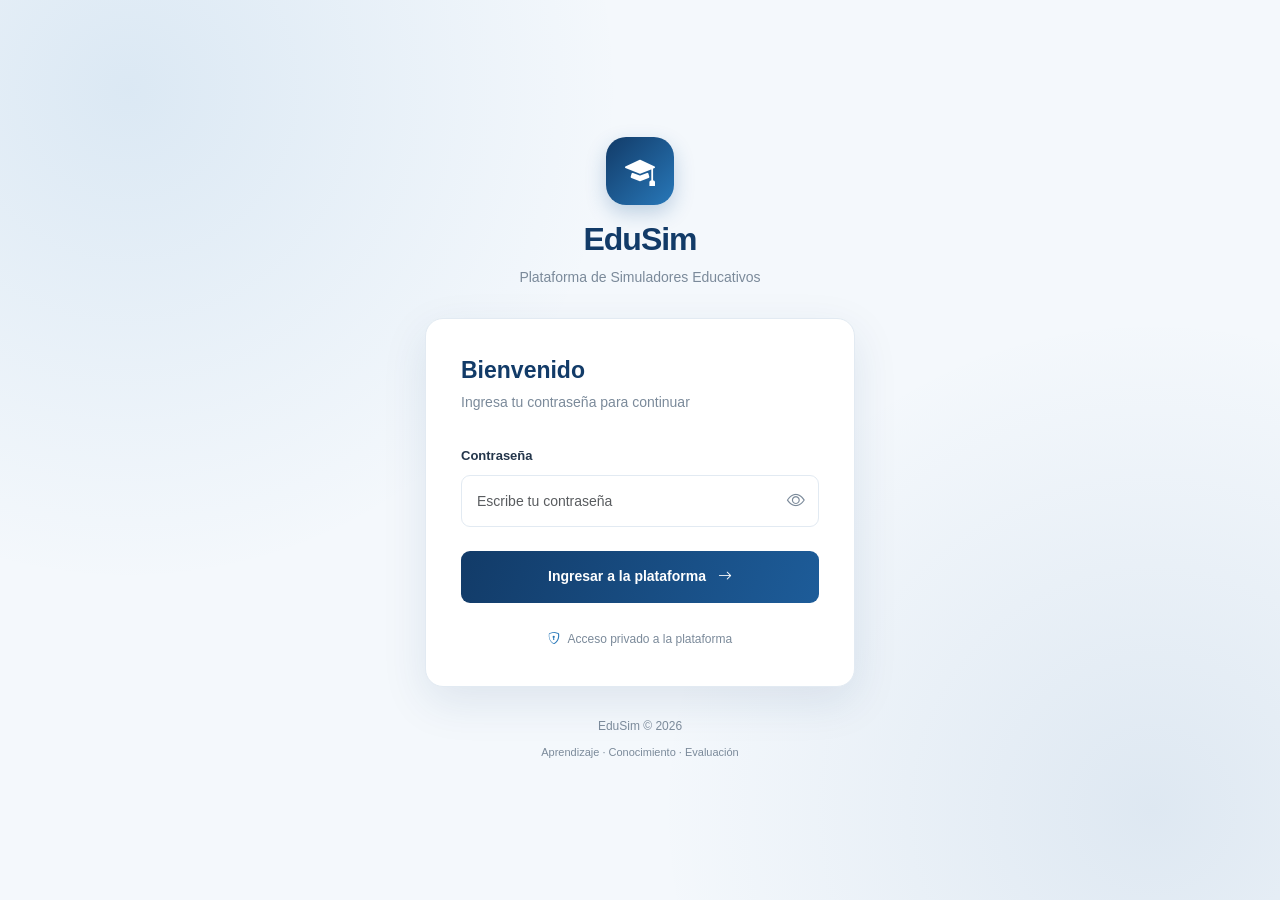
<file: index.html>
<!DOCTYPE html>
<html lang="es">
<head>
    <meta charset="UTF-8">
    <meta name="viewport" content="width=device-width, initial-scale=1.0">
    <meta name="theme-color" content="#123B68">

    <title>EduSim | Plataforma de Simuladores</title>

    <!-- Bootstrap 5 -->
    <link href="https://cdn.jsdelivr.net/npm/bootstrap@5.3.3/dist/css/bootstrap.min.css" rel="stylesheet">

    <!-- Bootstrap Icons -->
    <link href="https://cdn.jsdelivr.net/npm/bootstrap-icons@1.11.3/font/bootstrap-icons.min.css" rel="stylesheet">

    <!-- CSS personalizado -->
    <link rel="stylesheet" href="css/style.css">
</head>

<body>

    <main class="login-page">

        <div class="login-container">

            <!-- Encabezado -->
            <div class="brand-section">
                <div class="brand-icon">
                    <i class="bi bi-mortarboard-fill"></i>
                </div>

                <h1>EduSim</h1>

                <p class="brand-subtitle">
                    Plataforma de Simuladores Educativos
                </p>
            </div>

            <!-- Tarjeta de acceso -->
            <section class="login-card">

                <div class="login-heading">
                    <h2>Bienvenido</h2>
                    <p>Ingresa tu contraseña para continuar</p>
                </div>

                <form id="loginForm">

                    <div class="mb-4">
                        <label for="password" class="form-label">
                            Contraseña
                        </label>

                        <div class="password-wrapper">
                            <input
                                type="password"
                                class="form-control"
                                id="password"
                                placeholder="Escribe tu contraseña"
                                autocomplete="current-password"
                                required
                            >

                            <button
                                type="button"
                                class="password-toggle"
                                id="togglePassword"
                                aria-label="Mostrar contraseña"
                            >
                                <i class="bi bi-eye"></i>
                            </button>
                        </div>

                        <div id="loginError" class="login-error">
                            <i class="bi bi-exclamation-circle"></i>
                            Contraseña incorrecta. Inténtalo nuevamente.
                        </div>
                    </div>

                    <button type="submit" class="btn-login">
                        <span>Ingresar a la plataforma</span>
                        <i class="bi bi-arrow-right"></i>
                    </button>

                </form>

                <div class="login-footer">
                    <i class="bi bi-shield-lock"></i>
                    Acceso privado a la plataforma
                </div>

            </section>

            <!-- Pie de página -->
            <footer class="page-footer">
                <p>EduSim &copy; 2026</p>
                <span>Aprendizaje · Conocimiento · Evaluación</span>
            </footer>

        </div>

    </main>

    <!-- JavaScript -->
    <script src="js/app.js"></script>

</body>
</html>
</file>
<file: css/style.css>
/* =========================================
   EDUSIM - PALETA DE COLORES
========================================= */

:root {
    --blue-dark: #123B68;
    --blue-primary: #1D5C99;
    --blue-medium: #2878B9;
    --blue-light: #EAF3FB;
    --blue-soft: #F4F8FC;

    --text-dark: #24364B;
    --text-muted: #7B8A9A;

    --white: #FFFFFF;
    --border-color: #E2EAF2;

    --shadow-card: 0 15px 45px rgba(18, 59, 104, 0.10);
}

/* =========================================
   CONFIGURACIÓN GENERAL
========================================= */

* {
    margin: 0;
    padding: 0;
    box-sizing: border-box;
}

body {
    font-family: 'Segoe UI', Arial, sans-serif;
    color: var(--text-dark);
    background: var(--blue-soft);
}

/* =========================================
   PANTALLA PRINCIPAL
========================================= */

.login-page {
    min-height: 100vh;
    display: flex;
    justify-content: center;
    align-items: center;
    padding: 30px 20px;

    background:
        radial-gradient(
            circle at 10% 10%,
            rgba(40, 120, 185, 0.12),
            transparent 35%
        ),
        radial-gradient(
            circle at 90% 90%,
            rgba(29, 92, 153, 0.10),
            transparent 35%
        ),
        var(--blue-soft);
}

.login-container {
    width: 100%;
    max-width: 430px;
    animation: fadeUp 0.7s ease;
}

/* =========================================
   IDENTIDAD VISUAL
========================================= */

.brand-section {
    text-align: center;
    margin-bottom: 30px;
}

.brand-icon {
    width: 68px;
    height: 68px;
    display: flex;
    align-items: center;
    justify-content: center;

    margin: 0 auto 15px;

    color: var(--white);
    background: linear-gradient(
        135deg,
        var(--blue-dark),
        var(--blue-medium)
    );

    border-radius: 20px;
    font-size: 30px;

    box-shadow: 0 8px 20px rgba(29, 92, 153, 0.25);
}

.brand-section h1 {
    font-size: 32px;
    font-weight: 750;
    color: var(--blue-dark);
    letter-spacing: -1px;
}

.brand-subtitle {
    font-size: 14px;
    color: var(--text-muted);
    margin-top: 5px;
}

/* =========================================
   TARJETA DE ACCESO
========================================= */

.login-card {
    background: var(--white);
    padding: 38px 35px;
    border-radius: 18px;

    border: 1px solid var(--border-color);
    box-shadow: var(--shadow-card);
}

.login-heading {
    margin-bottom: 30px;
}

.login-heading h2 {
    font-size: 23px;
    font-weight: 700;
    color: var(--blue-dark);
}

.login-heading p {
    font-size: 14px;
    color: var(--text-muted);
    margin-top: 7px;
}

/* =========================================
   CAMPO DE CONTRASEÑA
========================================= */

.form-label {
    font-size: 13px;
    font-weight: 600;
    color: var(--text-dark);
    margin-bottom: 9px;
}

.password-wrapper {
    position: relative;
}

.password-wrapper .form-control {
    height: 52px;
    padding: 12px 48px 12px 15px;

    border: 1px solid var(--border-color);
    border-radius: 9px;

    font-size: 14px;
    box-shadow: none;
    transition: all 0.25s ease;
}

.password-wrapper .form-control:focus {
    border-color: var(--blue-medium);
    box-shadow: 0 0 0 3px rgba(40, 120, 185, 0.12);
}

.password-toggle {
    position: absolute;
    right: 14px;
    top: 50%;
    transform: translateY(-50%);

    background: transparent;
    border: none;

    color: var(--text-muted);
    font-size: 18px;
    cursor: pointer;
}

.password-toggle:hover {
    color: var(--blue-primary);
}

/* =========================================
   BOTÓN DE ACCESO
========================================= */

.btn-login {
    width: 100%;
    height: 52px;

    display: flex;
    align-items: center;
    justify-content: center;
    gap: 12px;

    color: var(--white);
    background: linear-gradient(
        110deg,
        var(--blue-dark),
        var(--blue-primary)
    );

    border: none;
    border-radius: 9px;

    font-size: 14px;
    font-weight: 600;

    cursor: pointer;
    transition: all 0.25s ease;
}

.btn-login:hover {
    background: var(--blue-medium);
    transform: translateY(-2px);
    box-shadow: 0 7px 18px rgba(29, 92, 153, 0.22);
}

.btn-login:active {
    transform: translateY(0);
}

/* =========================================
   MENSAJE DE ERROR
========================================= */

.login-error {
    display: none;
    color: #D64545;
    font-size: 12px;
    margin-top: 10px;
}

.login-error.show {
    display: block;
    animation: fadeUp 0.25s ease;
}

.login-error i {
    margin-right: 4px;
}

/* =========================================
   PIE DE TARJETA
========================================= */

.login-footer {
    text-align: center;
    margin-top: 27px;

    color: var(--text-muted);
    font-size: 12px;
}

.login-footer i {
    margin-right: 5px;
    color: var(--blue-medium);
}

/* =========================================
   PIE DE PÁGINA
========================================= */

.page-footer {
    margin-top: 30px;
    text-align: center;
    color: var(--text-muted);
}

.page-footer p {
    font-size: 12px;
    margin-bottom: 4px;
}

.page-footer span {
    font-size: 11px;
}

/* =========================================
   ANIMACIONES
========================================= */

@keyframes fadeUp {
    from {
        opacity: 0;
        transform: translateY(15px);
    }

    to {
        opacity: 1;
        transform: translateY(0);
    }
}

/* =========================================
   RESPONSIVE
========================================= */

@media (max-width: 480px) {

    .login-card {
        padding: 30px 22px;
    }

    .brand-section h1 {
        font-size: 28px;
    }

    .login-heading h2 {
        font-size: 21px;
    }

}


/* =========================================
   EDUSIM - DASHBOARD
========================================= */

.dashboard-body {
    background: #F4F7FB;
    min-height: 100vh;
}

/* NAVBAR */

.dashboard-navbar {
    background: #FFFFFF;
    min-height: 75px;
    border-bottom: 1px solid #E6EDF5;
    box-shadow: 0 2px 12px rgba(18, 59, 104, 0.04);
}

.dashboard-brand {
    display: flex;
    align-items: center;
    gap: 10px;
    color: var(--blue-dark) !important;
    font-size: 23px;
    font-weight: 750;
    letter-spacing: -0.5px;
}

.brand-small-icon {
    width: 39px;
    height: 39px;
    display: flex;
    align-items: center;
    justify-content: center;
    background: var(--blue-dark);
    color: white;
    border-radius: 11px;
    font-size: 19px;
}

.platform-status {
    color: #64748B;
    font-size: 12px;
    display: flex;
    align-items: center;
    gap: 7px;
}

.status-dot {
    width: 8px;
    height: 8px;
    border-radius: 50%;
    background: #22C55E;
}

.btn-logout {
    border: 1px solid #E1E8F0;
    background: white;
    color: #52657A;
    padding: 9px 14px;
    border-radius: 8px;
    font-size: 13px;
    transition: all 0.2s ease;
}

.btn-logout:hover {
    background: #FFF1F1;
    border-color: #F5CACA;
    color: #DC4545;
}

/* CONTENIDO PRINCIPAL */

.dashboard-main {
    padding-top: 38px;
    padding-bottom: 65px;
}

/* BIENVENIDA */

.welcome-section {
    min-height: 310px;
    position: relative;
    overflow: hidden;

    display: flex;
    align-items: center;
    justify-content: space-between;

    padding: 48px 55px;
    border-radius: 17px;

    background: linear-gradient(
        115deg,
        #123B68 0%,
        #1D5C99 65%,
        #2878B9 100%
    );

    box-shadow: 0 12px 30px rgba(18, 59, 104, 0.15);

    animation: fadeUp 0.6s ease;
}

.welcome-content {
    max-width: 650px;
    position: relative;
    z-index: 2;
}

.section-label {
    display: inline-block;
    color: #4C85B9;
    font-size: 10px;
    font-weight: 750;
    letter-spacing: 1.5px;
    margin-bottom: 12px;
}

.welcome-section .section-label {
    color: #B9D9F5;
}

.welcome-section h1 {
    font-size: clamp(28px, 4vw, 38px);
    font-weight: 750;
    color: white;
    margin-bottom: 18px;
    letter-spacing: -1px;
}

.welcome-section h1 span {
    color: #A9D5FF;
}

.welcome-section p {
    color: #D7E7F6;
    font-size: 13px;
    line-height: 1.8;
    margin-bottom: 12px;
}

.btn-explore {
    display: inline-flex;
    align-items: center;
    gap: 12px;

    margin-top: 13px;
    padding: 12px 19px;

    color: var(--blue-dark);
    background: white;

    text-decoration: none;
    border-radius: 8px;

    font-size: 13px;
    font-weight: 650;

    transition: all 0.25s ease;
}

.btn-explore:hover {
    background: #EAF3FB;
    color: var(--blue-primary);
    transform: translateY(-2px);
}

/* ILUSTRACIÓN */

.welcome-illustration {
    width: 230px;
    height: 230px;
    flex-shrink: 0;

    display: flex;
    align-items: center;
    justify-content: center;

    position: relative;
    margin-right: 30px;
}

.illustration-circle {
    width: 180px;
    height: 180px;

    display: flex;
    align-items: center;
    justify-content: center;

    color: #FFFFFF;
    font-size: 90px;

    border-radius: 50%;
    background: rgba(255, 255, 255, 0.10);
    border: 1px solid rgba(255, 255, 255, 0.18);
}

.floating-icon {
    position: absolute;
    width: 48px;
    height: 48px;

    display: flex;
    align-items: center;
    justify-content: center;

    border-radius: 14px;
    background: white;
    color: var(--blue-primary);

    font-size: 21px;
    box-shadow: 0 8px 20px rgba(0, 0, 0, 0.12);

    animation: floating 4s ease-in-out infinite;
}

.floating-one {
    top: 15px;
    right: 5px;
}

.floating-two {
    bottom: 15px;
    right: 0;
    animation-delay: 0.8s;
}

.floating-three {
    bottom: 30px;
    left: 0;
    animation-delay: 1.4s;
}

@keyframes floating {
    0%, 100% {
        transform: translateY(0);
    }

    50% {
        transform: translateY(-8px);
    }
}

/* ESTADÍSTICAS */

.statistics-section {
    display: grid;
    grid-template-columns: repeat(3, 1fr);
    gap: 20px;
    margin-top: 28px;
}

.stat-card {
    display: flex;
    align-items: center;
    gap: 17px;

    background: white;
    border: 1px solid #E7EDF4;
    border-radius: 12px;

    padding: 21px 23px;

    transition: transform 0.25s ease,
                box-shadow 0.25s ease;
}

.stat-card:hover {
    transform: translateY(-3px);
    box-shadow: 0 8px 20px rgba(18, 59, 104, 0.07);
}

.stat-icon {
    width: 48px;
    height: 48px;
    display: flex;
    align-items: center;
    justify-content: center;

    border-radius: 12px;
    font-size: 21px;
    flex-shrink: 0;
}

.stat-blue {
    color: #1D5C99;
    background: #EAF3FB;
}

.stat-light {
    color: #2878B9;
    background: #E8F4FF;
}

.stat-green {
    color: #15966A;
    background: #E5F7EF;
}

.stat-number {
    font-size: 25px;
    font-weight: 750;
    color: var(--blue-dark);
    line-height: 1.2;
}

.stat-card p {
    font-size: 12px;
    color: #7B8A9A;
    margin: 5px 0 0;
}

/* BIBLIOTECA */

.library-section {
    margin-top: 55px;
    scroll-margin-top: 25px;
}

.library-heading {
    display: flex;
    justify-content: space-between;
    align-items: end;
    margin-bottom: 27px;
}

.library-heading h2 {
    color: var(--blue-dark);
    font-size: 26px;
    font-weight: 750;
    margin-bottom: 8px;
}

.library-heading p {
    color: var(--text-muted);
    font-size: 13px;
    margin: 0;
}

.library-counter {
    color: var(--blue-primary);
    background: #EAF3FB;
    padding: 8px 13px;
    border-radius: 7px;
    font-size: 12px;
    font-weight: 650;
}

/* TARJETAS DE SIMULADORES */

.simulator-card {
    height: 100%;
    overflow: hidden;

    background: white;
    border: 1px solid #E5ECF3;
    border-radius: 13px;

    transition: transform 0.25s ease,
                box-shadow 0.25s ease,
                border-color 0.25s ease;

    animation: fadeUp 0.5s ease both;
}

.simulator-card:hover {
    transform: translateY(-5px);
    border-color: #B8D4EC;
    box-shadow: 0 12px 28px rgba(18, 59, 104, 0.09);
}

.simulator-card-top {
    height: 9px;
    background: var(--card-color, #1D5C99);
}

.simulator-card-body {
    padding: 24px;
}

.simulator-card-icon {
    width: 53px;
    height: 53px;

    display: flex;
    align-items: center;
    justify-content: center;

    color: var(--card-color, #1D5C99);
    background: var(--card-background, #EAF3FB);

    border-radius: 13px;
    font-size: 25px;
    margin-bottom: 20px;
}

.simulator-card h3 {
    color: #243B53;
    font-size: 17px;
    font-weight: 700;
    line-height: 1.4;
    margin-bottom: 9px;
}

.simulator-description {
    color: #8391A1;
    font-size: 12px;
    line-height: 1.7;
    min-height: 42px;
    margin-bottom: 19px;
}

.simulator-meta {
    display: flex;
    align-items: center;
    justify-content: space-between;

    padding: 13px 0;
    border-top: 1px solid #EDF1F5;

    color: #718096;
    font-size: 11px;
}

.simulator-meta i {
    margin-right: 5px;
    color: var(--card-color, #1D5C99);
}

.btn-simulator {
    width: 100%;
    display: flex;
    align-items: center;
    justify-content: center;
    gap: 9px;

    padding: 11px;

    color: white;
    background: var(--blue-primary);

    border: none;
    border-radius: 7px;

    font-size: 12px;
    font-weight: 650;
    text-decoration: none;

    transition: all 0.2s ease;
}

.btn-simulator:hover {
    color: white;
    background: var(--blue-dark);
}

/* MENSAJE SIN DOCUMENTOS */

.empty-library {
    text-align: center;
    padding: 45px 20px;
    background: white;
    border: 1px dashed #C8D7E6;
    border-radius: 12px;
    color: #7B8A9A;
}

/* FOOTER */

.dashboard-footer {
    background: white;
    border-top: 1px solid #E6EDF5;
    padding: 22px 0;
}

.footer-content {
    display: flex;
    justify-content: space-between;
    color: #8997A6;
    font-size: 11px;
}

/* RESPONSIVE */

@media (max-width: 768px) {

    .welcome-section {
        padding: 35px 28px;
    }

    .welcome-illustration {
        display: none;
    }

    .statistics-section {
        grid-template-columns: 1fr;
        gap: 12px;
    }

    .library-heading {
        align-items: flex-start;
        flex-direction: column;
        gap: 15px;
    }

}

@media (max-width: 480px) {

    .dashboard-main {
        padding-top: 22px;
    }

    .welcome-section {
        padding: 30px 23px;
    }

    .welcome-section h1 {
        font-size: 28px;
    }

    .platform-status {
        display: none;
    }

    .btn-logout {
        padding: 8px 10px;
    }

    .footer-content {
        flex-direction: column;
        gap: 7px;
        text-align: center;
    }

}


/* =====================================================
   EDUSIM - PANTALLA DEL SIMULADOR
===================================================== */

.simulator-page {
    background: #f3f7fc;
    min-height: 100vh;
    color: #26384d;
}

.simulator-navbar {
    background: #ffffff;
    border-bottom: 1px solid #e5edf5;
    padding: 15px 0;
}

.simulator-navbar .navbar-brand {
    color: #123b68;
    font-size: 1.35rem;
}

.simulator-container {
    max-width: 950px;
    padding-top: 45px;
    padding-bottom: 40px;
}

.simulator-heading {
    display: flex;
    align-items: center;
    justify-content: space-between;
    gap: 20px;
    margin-bottom: 25px;
}

.simulator-label {
    color: #2878b9;
    font-size: 0.75rem;
    font-weight: 800;
    letter-spacing: 1.5px;
}

.simulator-heading h2,
.review-heading h2 {
    color: #123b68;
    font-weight: 800;
    margin: 8px 0;
}

.simulator-heading p,
.review-heading p {
    color: #718096;
    margin-bottom: 0;
}

.question-counter {
    background: #eaf3fb;
    color: #1d5c99;
    border-radius: 12px;
    padding: 12px 18px;
    text-align: center;
    min-width: 105px;
}

.question-counter span {
    display: block;
    font-size: 0.75rem;
}

.question-counter strong {
    font-size: 1.1rem;
}

.simulator-progress {
    height: 8px;
    border-radius: 20px;
    background: #e2eaf2;
    margin-bottom: 25px;
}

.simulator-progress .progress-bar {
    background: #2878b9;
    border-radius: 20px;
    transition: width 0.3s ease;
}

.question-card {
    background: #ffffff;
    border: 1px solid #e6edf5;
    border-radius: 18px;
    padding: 35px;
    box-shadow: 0 8px 30px rgba(20, 54, 90, 0.06);
}

.question-card-header {
    display: flex;
    justify-content: space-between;
    align-items: center;
    margin-bottom: 25px;
}

.question-tag {
    background: #eaf3fb;
    color: #1d5c99;
    padding: 7px 12px;
    border-radius: 6px;
    font-size: 0.72rem;
    font-weight: 800;
}

.question-text {
    color: #1d344e;
    font-weight: 700;
    font-size: 1.35rem;
    line-height: 1.6;
    margin-bottom: 28px;
}

.options-container {
    display: flex;
    flex-direction: column;
    gap: 12px;
}

.option-button {
    display: flex;
    align-items: center;
    gap: 15px;
    width: 100%;
    padding: 15px 18px;
    text-align: left;
    background: #ffffff;
    border: 1.5px solid #dce5ef;
    border-radius: 12px;
    color: #34465a;
    transition: all 0.2s ease;
}

.option-button:not(:disabled):hover {
    border-color: #2878b9;
    background: #f4f9fe;
}

.option-letter {
    display: flex;
    align-items: center;
    justify-content: center;
    width: 34px;
    height: 34px;
    min-width: 34px;
    border-radius: 9px;
    background: #edf3f9;
    color: #1d5c99;
    font-weight: 800;
}

.option-text {
    flex: 1;
    line-height: 1.5;
}

.option-icon {
    font-size: 1.2rem;
    color: #a5b3c2;
}

.option-button.selected {
    border-color: #2878b9;
    background: #edf6ff;
}

.option-button.selected .option-letter {
    background: #2878b9;
    color: #ffffff;
}

.option-button.selected .option-icon {
    color: #2878b9;
}

.option-button:disabled {
    cursor: default;
    opacity: 1;
}

/* Respuesta correcta */

.option-button.option-correct {
    border-color: #198754;
    background: #e9f7ef;
    color: #146c43;
}

.option-button.option-correct .option-letter {
    background: #198754;
    color: #ffffff;
}

.option-button.option-correct .option-icon {
    color: #198754;
}

/* Respuesta incorrecta */

.option-button.option-incorrect {
    border-color: #dc3545;
    background: #fff0f1;
    color: #b02a37;
}

.option-button.option-incorrect .option-letter {
    background: #dc3545;
    color: #ffffff;
}

.option-button.option-incorrect .option-icon {
    color: #dc3545;
}

/* Mensajes de corrección */

.feedback-message {
    margin-top: 22px;
    padding: 14px 16px;
    border-radius: 10px;
    font-weight: 600;
}

.feedback-correct {
    color: #146c43;
    background: #e9f7ef;
    border: 1px solid #b7e4c7;
}

.feedback-incorrect {
    color: #b02a37;
    background: #fff0f1;
    border: 1px solid #f1b9bf;
}

.feedback-warning {
    color: #856404;
    background: #fff8e1;
    border: 1px solid #ffe69c;
}

.question-actions {
    display: flex;
    justify-content: flex-end;
    margin-top: 30px;
}

.question-actions .btn {
    padding: 12px 22px;
    font-weight: 600;
    border-radius: 9px;
}

.simulator-footer-info {
    display: flex;
    justify-content: space-between;
    color: #8090a2;
    font-size: 0.85rem;
    margin-top: 20px;
}

/* =====================================================
   RESULTADOS
===================================================== */

.result-heading {
    margin: 25px 0 30px;
}

.result-heading h2 {
    color: #123b68;
    font-weight: 800;
    margin-top: 10px;
}

.result-heading p {
    color: #718096;
}

.result-icon {
    width: 75px;
    height: 75px;
    display: flex;
    align-items: center;
    justify-content: center;
    margin: 0 auto 20px;
    border-radius: 50%;
    background: #eaf3fb;
    color: #2878b9;
    font-size: 2rem;
}

.result-score-card {
    background: linear-gradient(135deg, #123b68, #2878b9);
    color: #ffffff;
    text-align: center;
    border-radius: 18px;
    padding: 30px 20px;
    margin-bottom: 20px;
}

.result-score-card span {
    font-size: 0.8rem;
    letter-spacing: 1.5px;
    font-weight: 700;
    opacity: 0.85;
}

.result-score-card h1 {
    font-size: 3.8rem;
    font-weight: 800;
    margin: 10px 0;
}

.result-score-card p {
    margin: 0;
    opacity: 0.9;
}

.result-stat {
    display: flex;
    flex-direction: column;
    align-items: center;
    gap: 6px;
    background: #ffffff;
    border: 1px solid #e6edf5;
    border-radius: 14px;
    padding: 25px 15px;
}

.result-stat i {
    font-size: 1.5rem;
}

.result-stat strong {
    font-size: 2rem;
}

.result-stat span {
    color: #718096;
    font-size: 0.9rem;
}

.correct-stat i,
.correct-stat strong {
    color: #198754;
}

.incorrect-stat i,
.incorrect-stat strong {
    color: #dc3545;
}

.total-stat i,
.total-stat strong {
    color: #2878b9;
}

.result-actions {
    display: flex;
    flex-wrap: wrap;
    justify-content: center;
    gap: 12px;
    margin: 30px 0;
}

.result-actions .btn {
    padding: 12px 18px;
    border-radius: 9px;
    font-weight: 600;
}

/* =====================================================
   REVISIÓN DE RESPUESTAS
===================================================== */

.review-heading {
    margin-bottom: 25px;
}

.review-card {
    background: #ffffff;
    border: 1px solid #e4ebf3;
    border-radius: 14px;
    padding: 22px;
    margin-bottom: 15px;
}

.review-card-header {
    display: flex;
    justify-content: space-between;
    align-items: center;
    margin-bottom: 15px;
}

.review-card-header strong {
    color: #123b68;
}

.review-status {
    padding: 5px 10px;
    border-radius: 20px;
    font-size: 0.75rem;
    font-weight: 700;
}

.review-status-correct {
    color: #146c43;
    background: #e9f7ef;
}

.review-status-incorrect {
    color: #b02a37;
    background: #fff0f1;
}

.review-question {
    color: #26384d;
    font-weight: 700;
    line-height: 1.5;
    margin-bottom: 15px;
}

.review-answer {
    font-size: 0.9rem;
    margin-bottom: 7px;
}

/* =====================================================
   RESPONSIVE
===================================================== */

@media (max-width: 576px) {

    .simulator-container {
        padding-top: 25px;
    }

    .simulator-heading {
        align-items: flex-start;
        flex-direction: column;
    }

    .question-counter {
        align-self: flex-end;
    }

    .question-card {
        padding: 22px 17px;
    }

    .question-text {
        font-size: 1.15rem;
    }

    .option-button {
        padding: 12px;
        gap: 10px;
    }

    .question-actions {
        justify-content: stretch;
    }

    .question-actions .btn {
        width: 100%;
    }

    .result-score-card h1 {
        font-size: 3rem;
    }

    .result-actions {
        flex-direction: column;
    }

    .result-actions .btn {
        width: 100%;
    }
}
</file>
